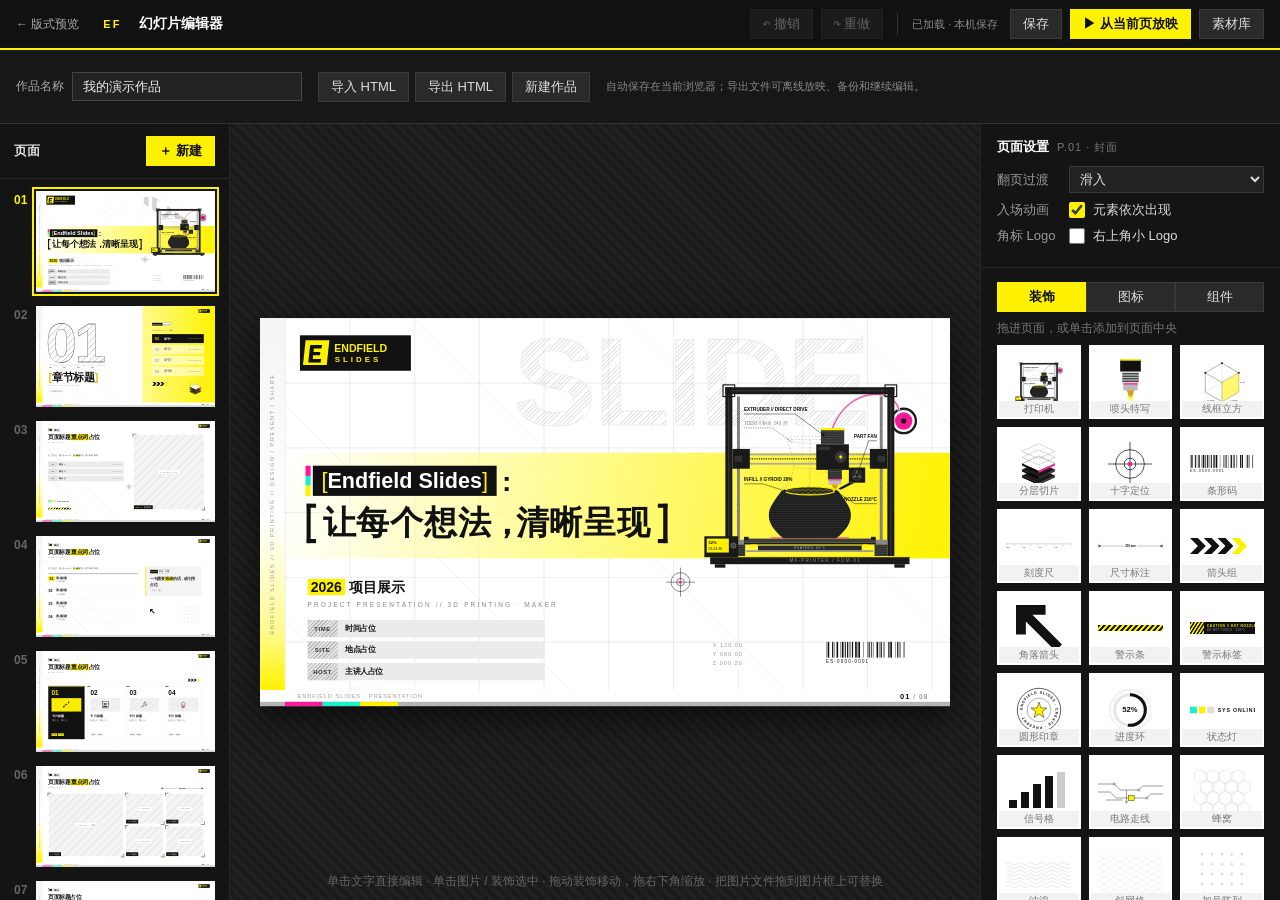
<file: index.html>
<!DOCTYPE html>
<html lang="zh-CN">
<head>
<meta charset="UTF-8">
<meta name="viewport" content="width=device-width,initial-scale=1">
<meta name="robots" content="noindex,follow">
<title>Endfield Slides · 幻灯片编辑器</title>
<link rel="stylesheet" href="css/theme.css">
<link rel="stylesheet" href="css/editor.css">
<link rel="stylesheet" href="css/online.css">
</head>
<body data-mode="editor">
<header class="ed-top">
  <div class="ed-brand"><a href="template.html" title="预览版式">← 版式预览</a><span class="chip">EF</span><b>幻灯片编辑器</b></div>
  <div class="ed-actions">
    <button id="undo" title="撤销 Ctrl+Z">↶ 撤销</button>
    <button id="redo" title="重做 Ctrl+Y">↷ 重做</button>
    <span class="ed-sep"></span>
    <span id="status" class="ed-status">加载中…</span>
    <button id="save" title="Ctrl+S">保存</button>
    <button id="present" class="ed-primary">▶ 从当前页放映</button>
    <a href="assets.html" target="_blank" rel="noopener">素材库</a>
  </div>
</header>

<div class="ed-project"><label>作品名称 <input id="projectName" aria-label="作品名称" maxlength="80" value="我的演示作品"></label><div class="ed-project-actions"><button id="importDeck">导入 HTML</button><button id="exportDeck">导出 HTML</button><button id="newDeck">新建作品</button></div><small>自动保存在当前浏览器；导出文件可离线放映、备份和继续编辑。</small><div class="ed-mobile-tabs"><button data-panel="pages">页面</button><button data-panel="canvas">画布</button><button data-panel="assets">设置与素材</button></div></div>
<div id="warn" class="ed-warn" hidden role="alert"></div>

<div class="ed-body">
  <aside class="ed-pages">
    <div class="ed-pages-head">
      <span>页面</span>
      <button id="addPage" class="ed-primary">＋ 新建</button>
    </div>
    <ol id="thumbs"></ol>
  </aside>

  <main class="ed-stage" id="stageArea">
    <div id="stageWrap"><div id="stage"></div></div>
    <div class="ed-tip">单击文字直接编辑 · 单击图片 / 装饰选中 · 拖动装饰移动，拖右下角缩放 · 把图片文件拖到图片框上可替换</div>
  </main>

  <aside class="ed-panel">
    <section id="selPanel" class="ed-box" hidden></section>
    <section id="pagePanel" class="ed-box"></section>
    <section class="ed-box ed-lib">
      <div class="ed-tabs">
        <button data-tab="deco" class="on">装饰</button>
        <button data-tab="icons">图标</button>
        <button data-tab="comp">组件</button>
      </div>
      <p class="ed-hint">拖进页面，或单击添加到页面中央</p>
      <div id="lib" class="ed-libgrid"></div>
    </section>
  </aside>
</div>

<div id="layoutMenu" class="ed-pop" hidden>
  <div class="ed-pop-head">选择版式 <button id="closeMenu">✕</button></div>
  <div id="layoutList" class="ed-layouts"></div>
</div>

<input type="file" id="fileInput" accept="image/*" hidden>
<script src="js/slides.js"></script>
<input type="file" id="deckInput" accept=".html,text/html" hidden>
<script src="js/online.js"></script>
<script src="js/editor.js"></script>
</body>
</html>
</file>
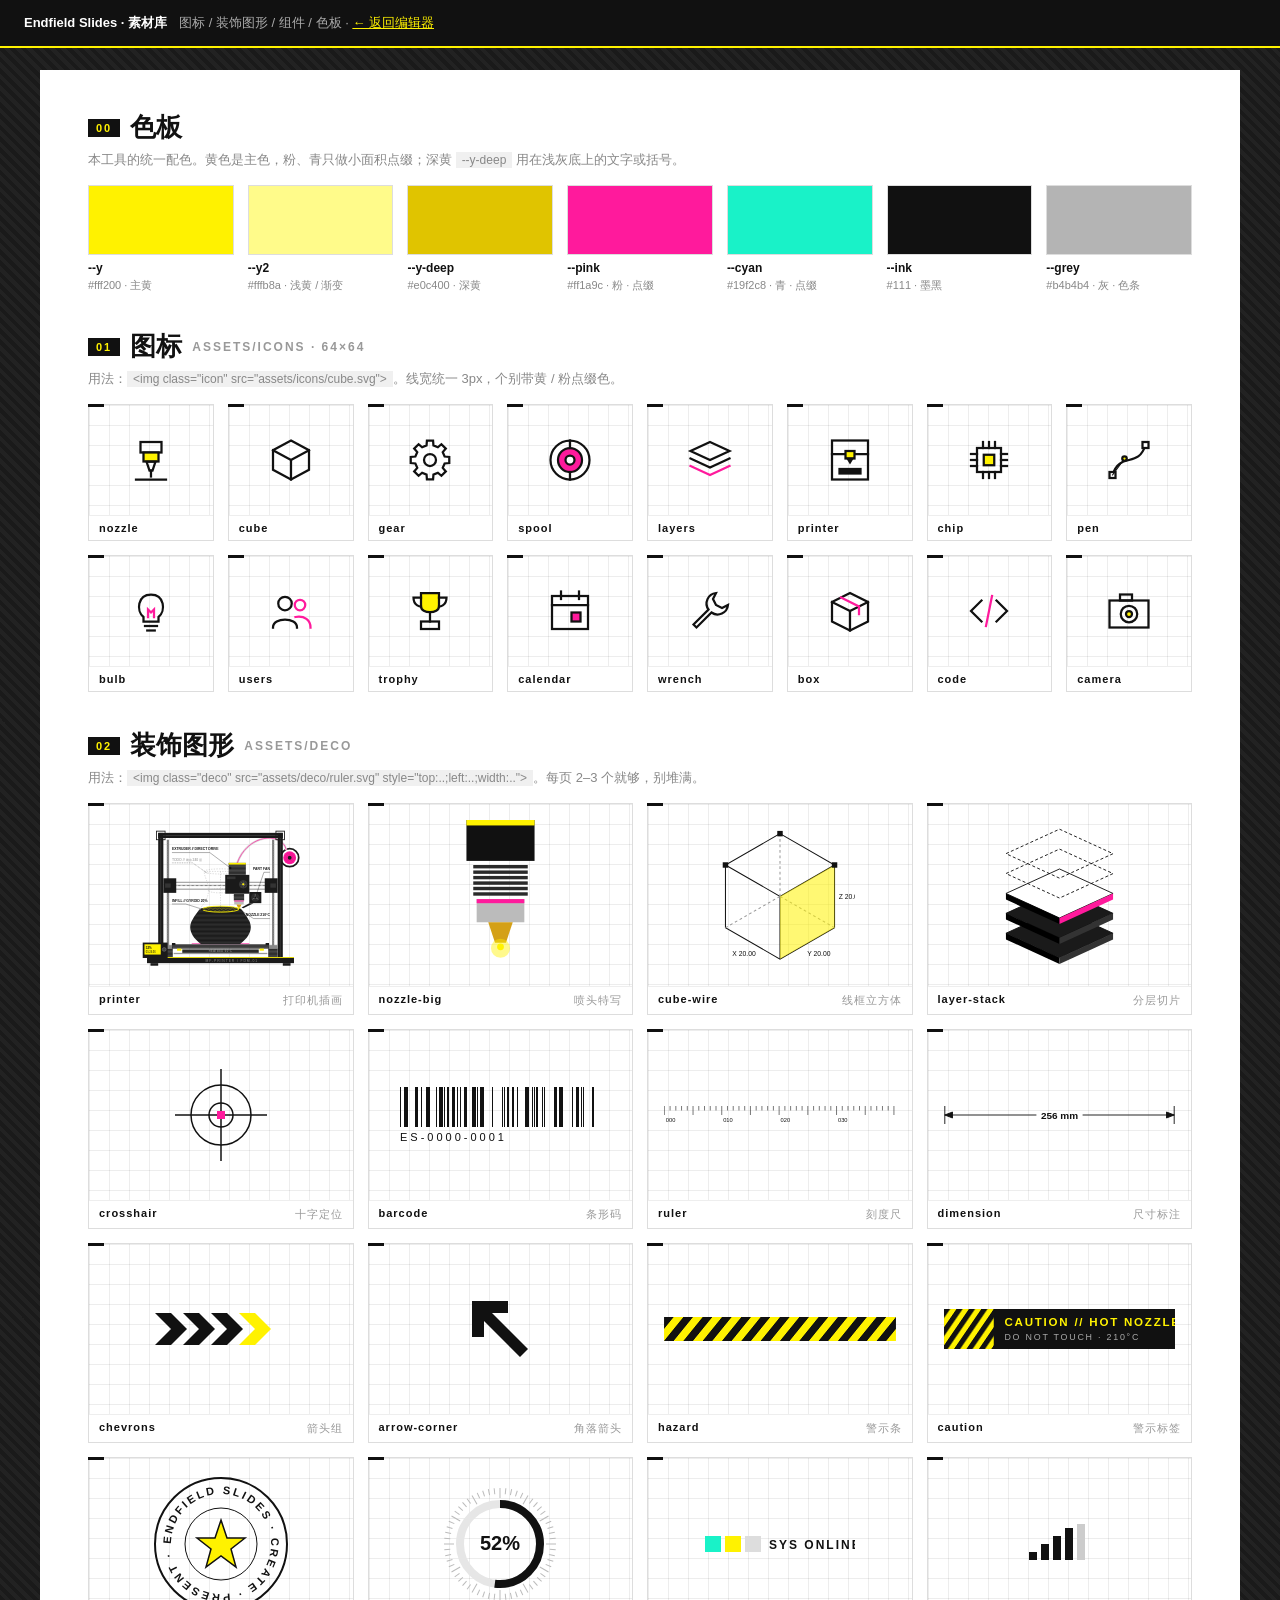
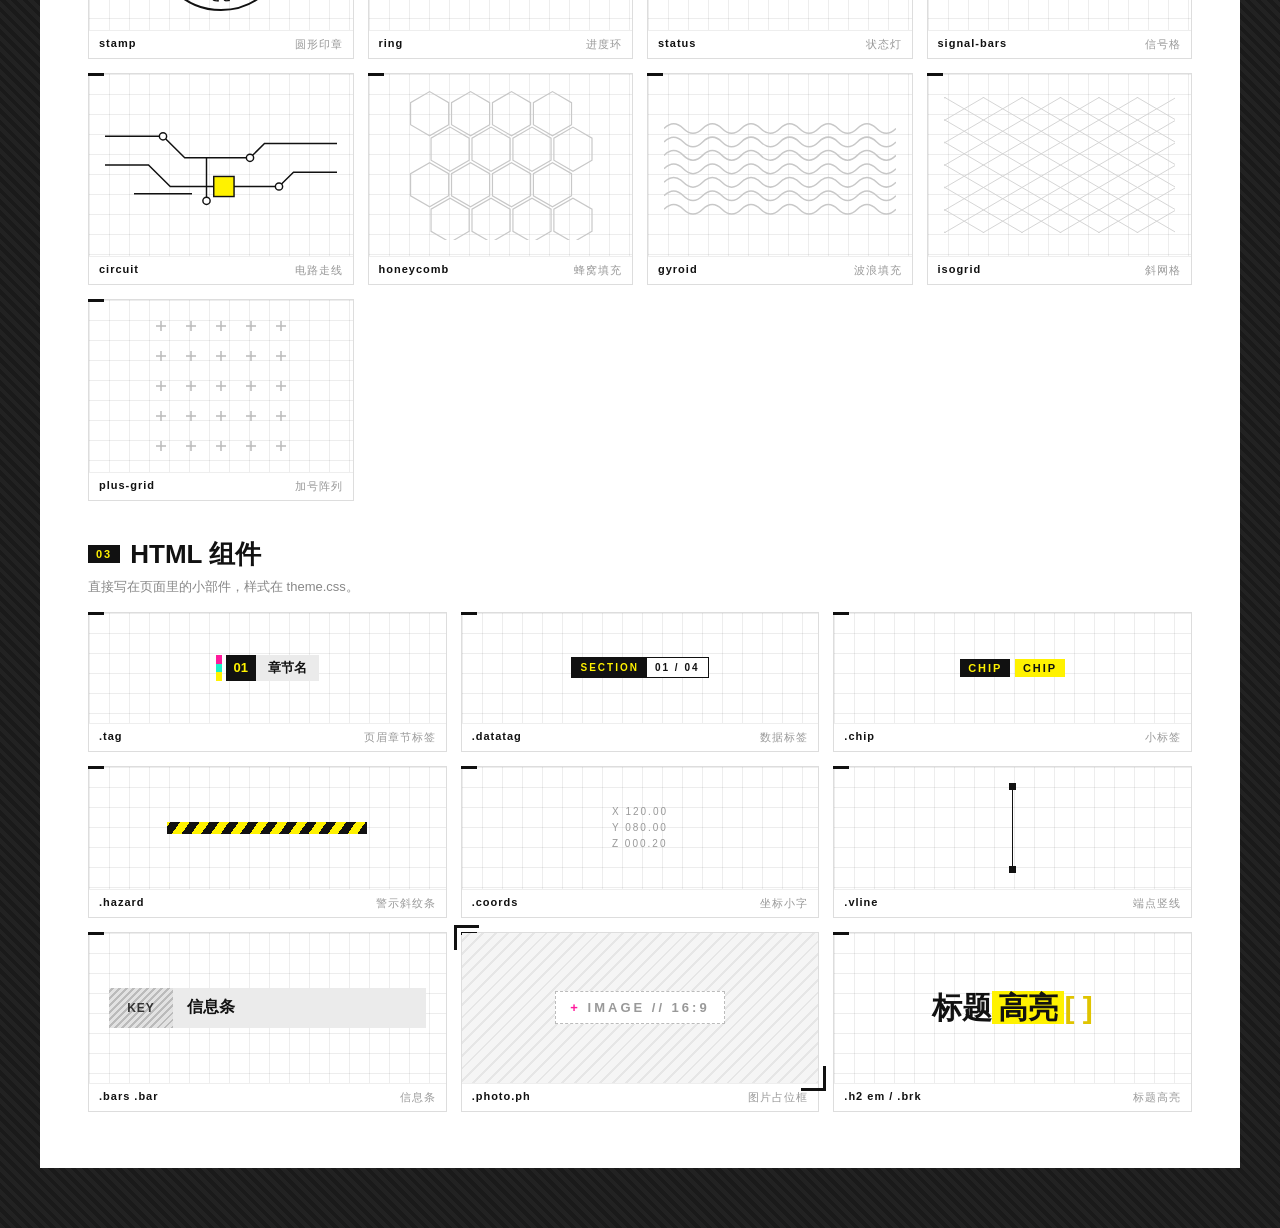
<file: assets.html>
<!DOCTYPE html>
<html lang="zh-CN">
<head>
<meta charset="UTF-8">
<meta name="viewport" content="width=device-width,initial-scale=1">
<meta name="robots" content="noindex,follow">
<title>Endfield Slides · 素材库</title>
<link rel="stylesheet" href="css/theme.css">
<style>
  body { display: block; padding: 70px 40px 60px; }
  .lib { max-width: 1280px; margin: 0 auto; background: #fff; padding: 40px 48px 56px; position: relative; }
  .lib h2 { font-size: 26px; font-weight: 900; margin: 36px 0 6px; display: flex; align-items: center; gap: 10px; }
  .lib h2:first-of-type { margin-top: 0; }
  .lib .hint { font-size: 13px; color: #888; margin-bottom: 16px; }
  .lib code { font: 12px var(--en); background: #f0f0f0; padding: 1px 6px; }
  .tiles { display: grid; gap: 14px; }
  .tiles.icons { grid-template-columns: repeat(8, 1fr); }
  .tiles.decos { grid-template-columns: repeat(4, 1fr); }
  .tiles.comp { grid-template-columns: repeat(3, 1fr); }
  .tile { border: 1px solid #ddd; position: relative; display: flex; flex-direction: column; }
  .tile::before { content: ""; position: absolute; left: -1px; top: -1px; width: 16px; height: 3px; background: var(--ink); }
  .tile .view {
    flex: 1; min-height: 110px; display: flex; align-items: center; justify-content: center; padding: 16px;
    background: linear-gradient(var(--line) 1px, transparent 1px) 0 0 / 20px 20px, linear-gradient(90deg, var(--line) 1px, transparent 1px) 0 0 / 20px 20px;
    position: relative;
  }
  .tiles.decos .view { min-height: 170px; }
  .tile .view img { max-width: 100%; max-height: 150px; }
  .tiles.icons .view img { width: 48px; height: 48px; }
  .tile .cap { font: 700 11px var(--en); letter-spacing: 1px; padding: 6px 10px; border-top: 1px solid #eee; display: flex; justify-content: space-between; }
  .tile .cap span { color: #999; font-weight: 400; }
  .tile .view > .hazard, .tile .view > .datatag, .tile .view > .coords, .tile .view > .vline { position: relative; }
  .swatches { display: flex; gap: 14px; }
  .sw { width: 150px; }
  .sw i { display: block; height: 70px; border: 1px solid #ddd; }
  .sw b { display: block; font: 700 12px var(--en); margin-top: 6px; }
  .sw span { font: 11px var(--en); color: #888; }
</style>
</head>
<body>
<div class="toolbar">
  <span><b>Endfield Slides · 素材库</b>图标 / 装饰图形 / 组件 / 色板 · <a href="index.html" style="color:var(--y)">← 返回编辑器</a></span>
</div>

<div class="lib">
  <h2><span class="chip">00</span>色板</h2>
  <p class="hint">本工具的统一配色。黄色是主色，粉、青只做小面积点缀；深黄 <code>--y-deep</code> 用在浅灰底上的文字或括号。</p>
  <div class="swatches" id="sw"></div>

  <h2><span class="chip">01</span>图标 <small class="en" style="font-size:12px;color:#999;letter-spacing:2px">ASSETS/ICONS · 64×64</small></h2>
  <p class="hint">用法：<code>&lt;img class="icon" src="assets/icons/cube.svg"&gt;</code>。线宽统一 3px，个别带黄 / 粉点缀色。</p>
  <div class="tiles icons" id="icons"></div>

  <h2><span class="chip">02</span>装饰图形 <small class="en" style="font-size:12px;color:#999;letter-spacing:2px">ASSETS/DECO</small></h2>
  <p class="hint">用法：<code>&lt;img class="deco" src="assets/deco/ruler.svg" style="top:..;left:..;width:.."&gt;</code>。每页 2–3 个就够，别堆满。</p>
  <div class="tiles decos" id="deco"></div>

  <h2><span class="chip">03</span>HTML 组件</h2>
  <p class="hint">直接写在页面里的小部件，样式在 theme.css。</p>
  <div class="tiles comp">
    <div class="tile"><div class="view"><div class="tag"><span class="marks"><i></i><i></i><i></i></span><span class="no">01</span><span class="name">章节名</span></div></div><div class="cap">.tag<span>页眉章节标签</span></div></div>
    <div class="tile"><div class="view"><div class="datatag"><b>SECTION</b><span>01 / 04</span></div></div><div class="cap">.datatag<span>数据标签</span></div></div>
    <div class="tile"><div class="view"><span class="chip">CHIP</span>&nbsp;<span class="chip" style="background:var(--y);color:var(--ink)">CHIP</span></div><div class="cap">.chip<span>小标签</span></div></div>
    <div class="tile"><div class="view"><div class="hazard" style="width:200px"></div></div><div class="cap">.hazard<span>警示斜纹条</span></div></div>
    <div class="tile"><div class="view"><div class="coords">X 120.00
Y 080.00
Z 000.20</div></div><div class="cap">.coords<span>坐标小字</span></div></div>
    <div class="tile"><div class="view"><div class="vline" style="height:90px"></div></div><div class="cap">.vline<span>端点竖线</span></div></div>
    <div class="tile"><div class="view" style="padding:16px 20px"><div class="bars" style="width:100%"><div class="bar" style="margin:0"><span class="k">KEY</span>信息条</div></div></div><div class="cap">.bars .bar<span>信息条</span></div></div>
    <div class="tile"><div class="view" style="padding:0"><figure class="photo ph" style="position:relative;width:100%;height:150px"><span>IMAGE // 16:9</span></figure></div><div class="cap">.photo.ph<span>图片占位框</span></div></div>
    <div class="tile"><div class="view"><div class="h2" style="margin:0;font-size:30px">标题<em>高亮</em><span class="brk">[ ]</span></div></div><div class="cap">.h2 em / .brk<span>标题高亮</span></div></div>
  </div>
</div>

<script src="js/library.js"></script>
</body>
</html>
</file>
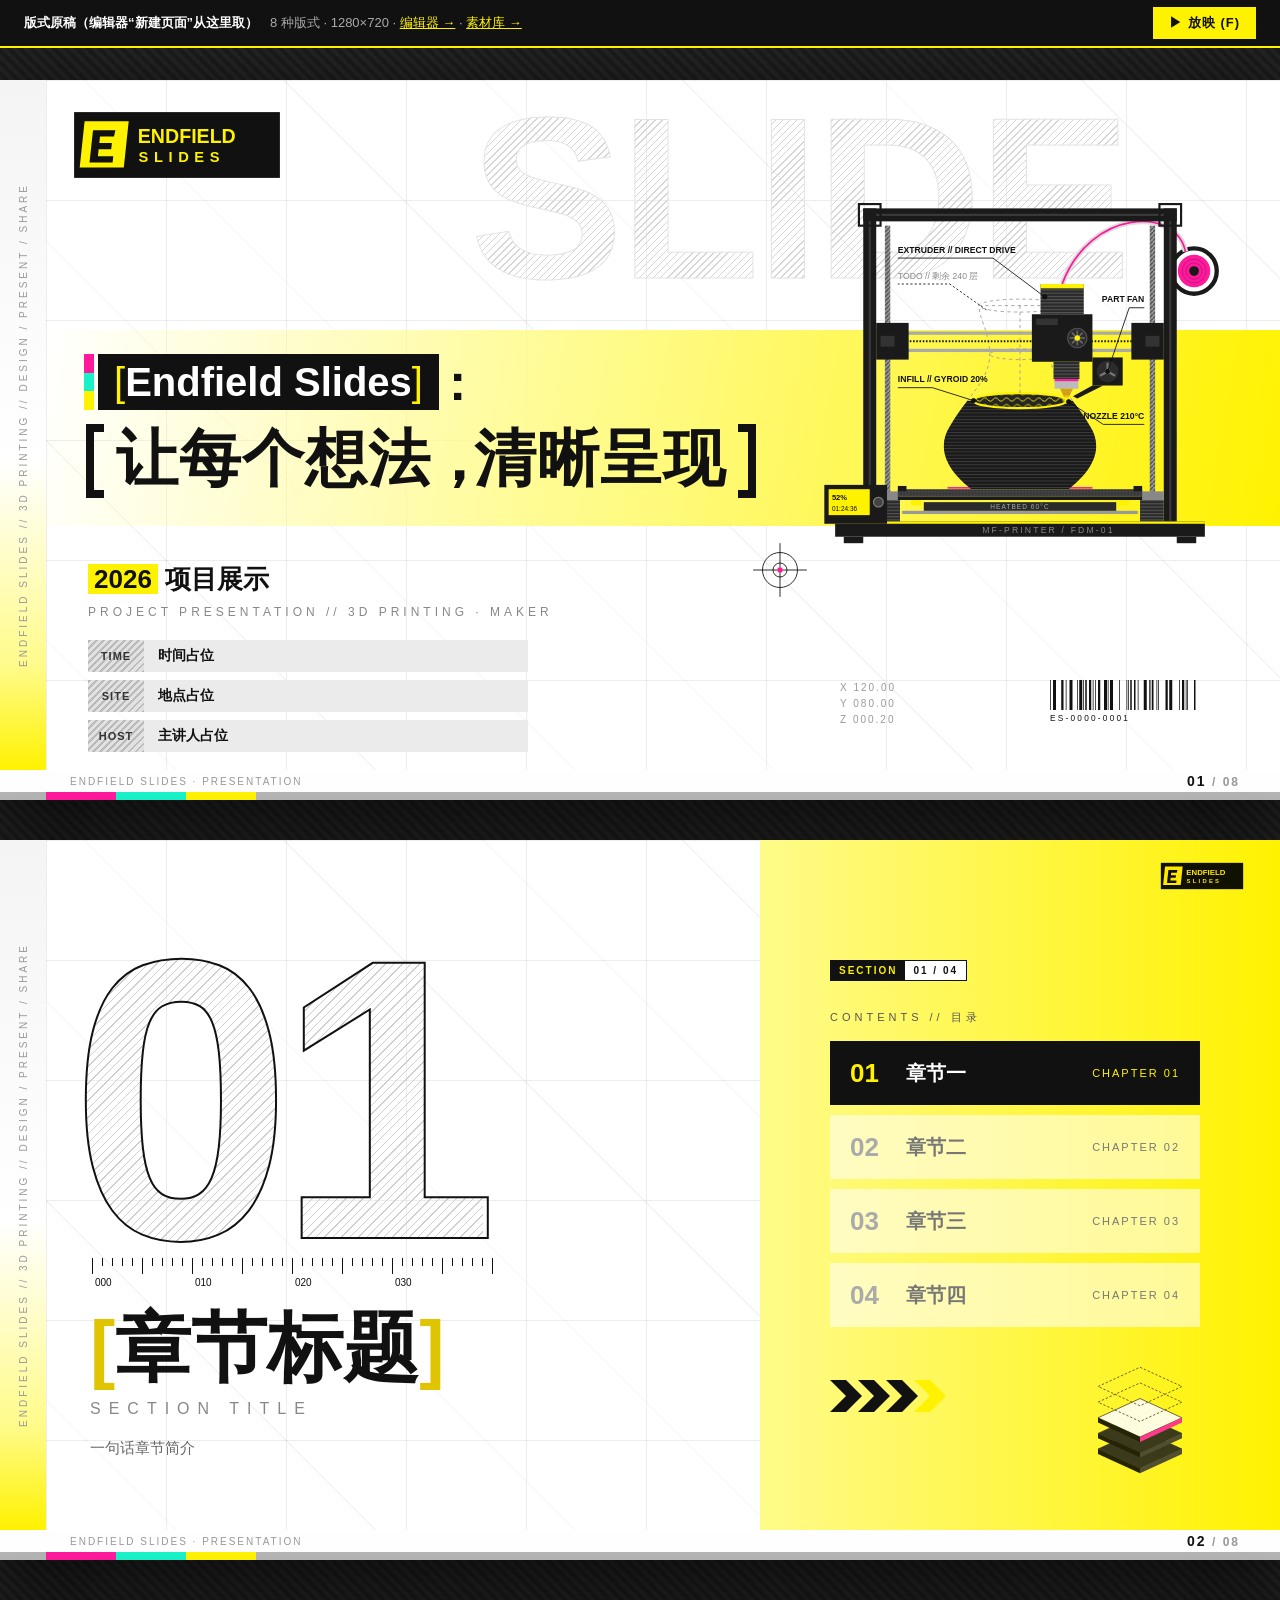
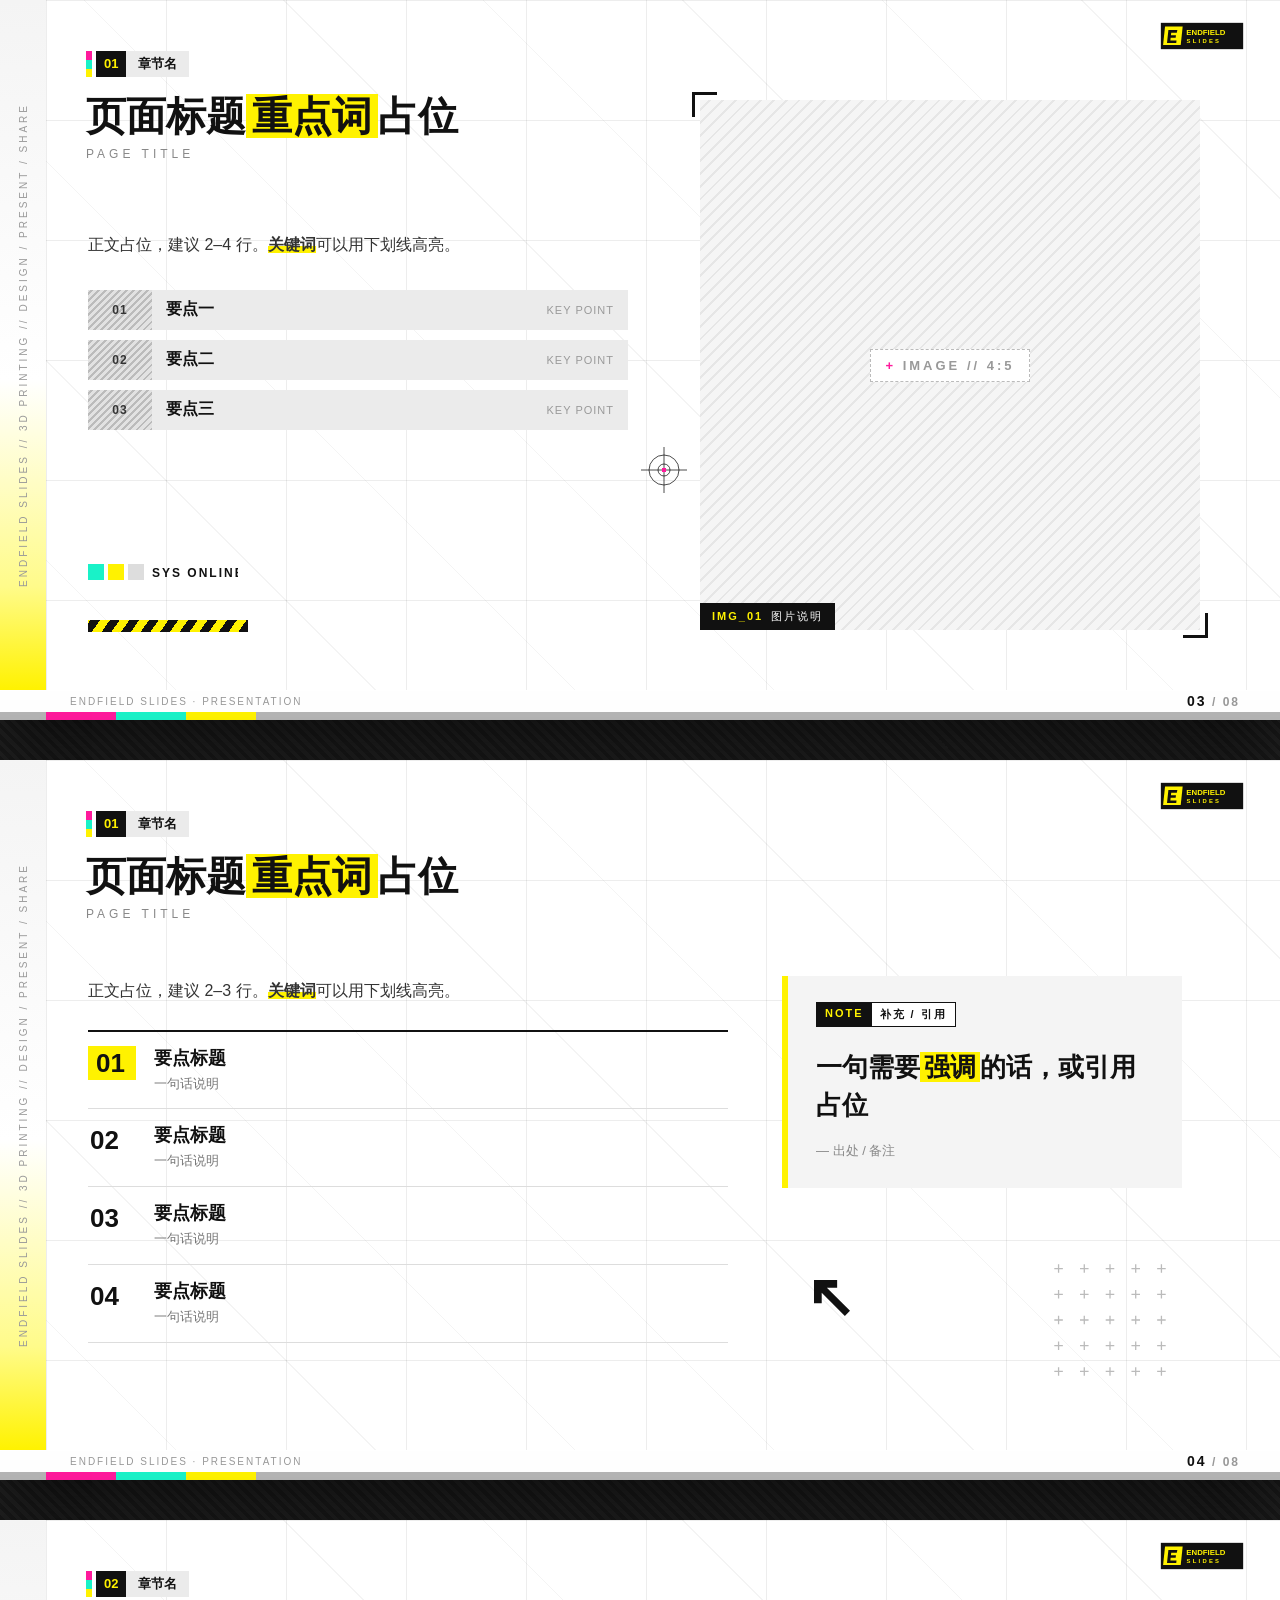
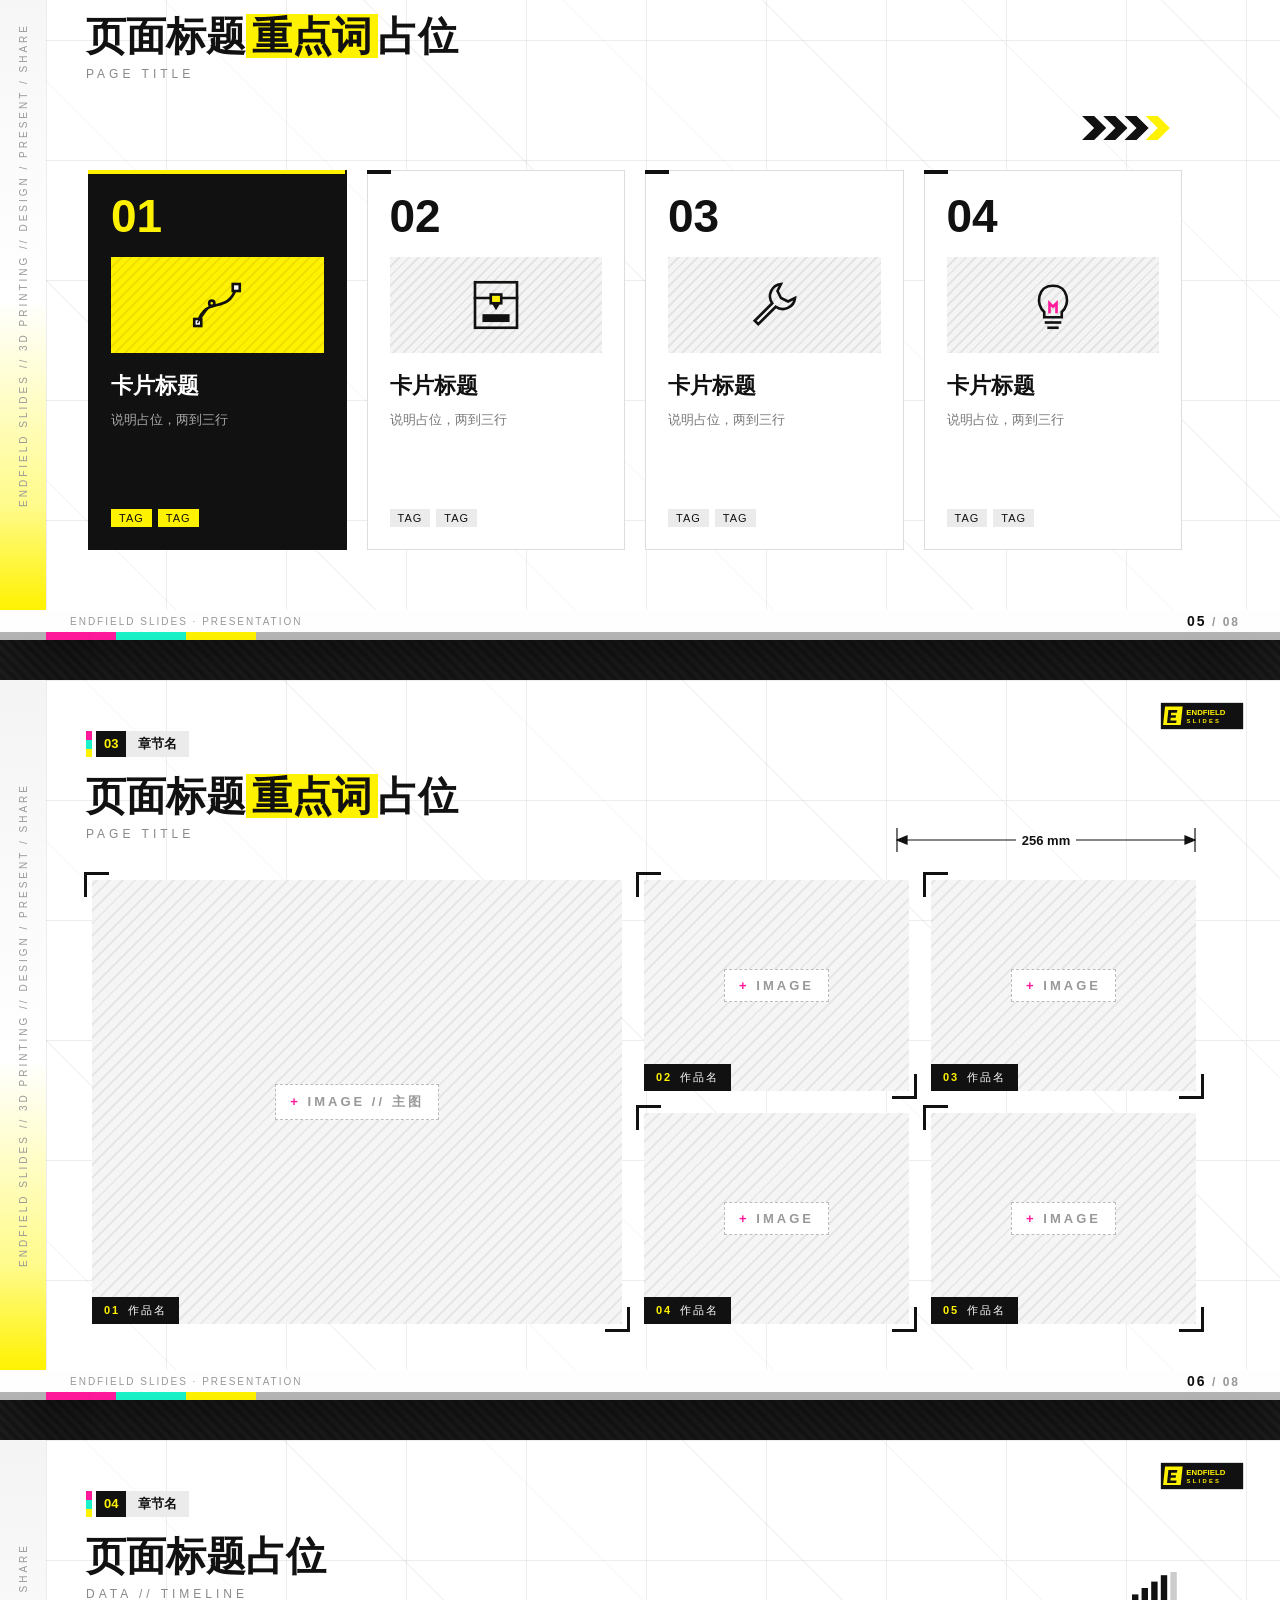
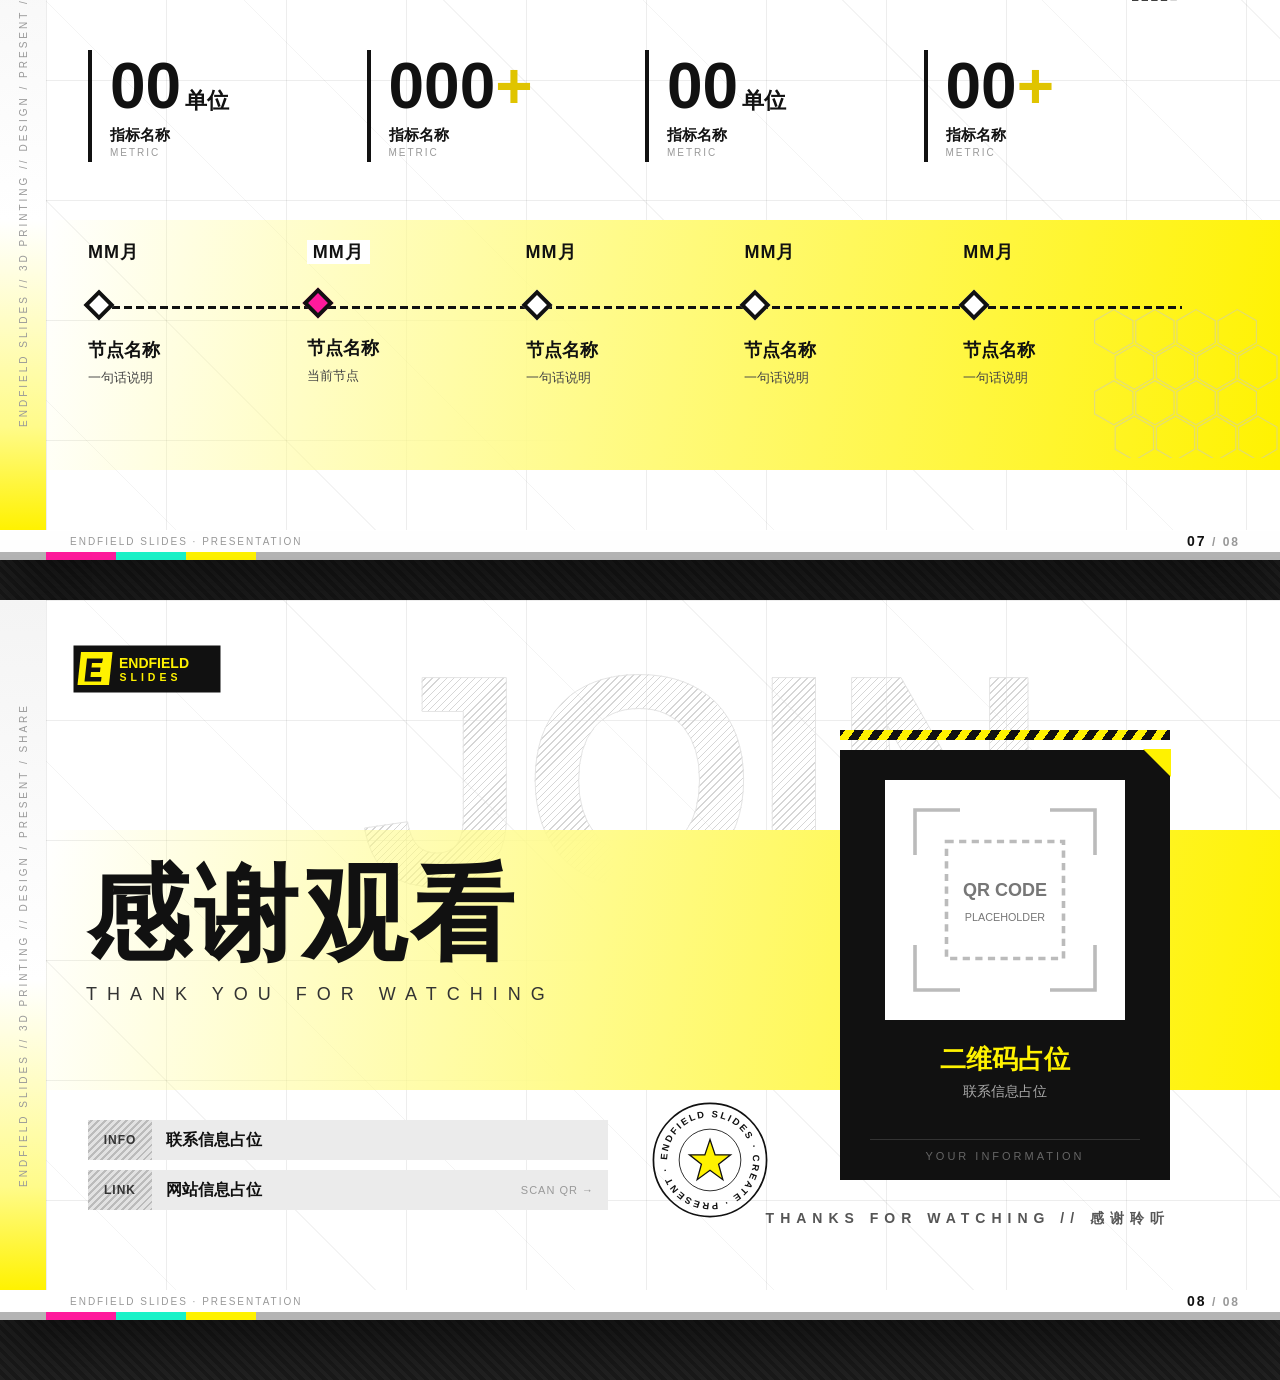
<file: layouts.html>
<!DOCTYPE html>
<html lang="zh-CN">
<head>
<meta charset="UTF-8">
<meta name="viewport" content="width=device-width,initial-scale=1">
<meta name="robots" content="noindex,follow">
<title>Endfield Slides · 版式预览</title>
<link rel="stylesheet" href="css/theme.css">
<link rel="stylesheet" href="css/anim.css">
</head>
<body>

<div class="toolbar">
  <span><b>版式原稿（编辑器“新建页面”从这里取）</b>8 种版式 · 1280×720 · <a href="index.html" style="color:var(--y)">编辑器 →</a> · <a href="assets.html" style="color:var(--y)">素材库 →</a></span>
  <button id="play">▶ 放映 (F)</button>
</div>

<!-- SLIDES:BEGIN -->

<section class="slide cover no-logo">
  <div class="ghost">SLIDE</div>
  <img class="logo" src="img/logo.svg" alt="演示标志">
  <div class="band"></div>
  <img class="deco" src="assets/deco/printer.svg" style="top:96px;right:60px;width:400px" alt="">
  <img class="deco" src="assets/deco/crosshair.svg" style="top:462px;left:752px;width:56px" alt="">
  <img class="deco" src="assets/deco/barcode.svg" style="top:600px;right:80px;width:150px" alt="">
  <div class="coords" style="top:600px;left:840px">X 120.00
Y 080.00
Z 000.20</div>

  <div class="t1">
    <div class="marks"><i style="background:var(--pink)"></i><i style="background:var(--cyan)"></i><i style="background:var(--y)"></i></div>
    <div class="box"><b>[</b>Endfield Slides<b>]</b></div>
    <div class="colon">:</div>
  </div>
  <div class="t2">
    <div class="br l"></div>
    <span class="txt">让每个想法<i class="comma">，</i>清晰呈现</span>
    <div class="br r"></div>
  </div>

  <div class="sub">
    <div class="cn"><em>2026</em> 项目展示</div>
    <div class="en-sub">PROJECT PRESENTATION // 3D PRINTING · MAKER</div>
  </div>
  <div class="bars">
    <div class="bar"><span class="k">TIME</span><span class="v">时间占位</span></div>
    <div class="bar"><span class="k">SITE</span><span class="v">地点占位</span></div>
    <div class="bar"><span class="k">HOST</span><span class="v">主讲人占位</span></div>
  </div>
</section>


<section class="slide section">
  <div class="band"></div>
  <div class="num">01</div>
  <img class="deco" src="assets/deco/ruler.svg" style="top:418px;left:92px;width:404px" alt="">
  <div class="title">
    <h1><i class="brk">[</i>章节标题<i class="brk">]</i></h1>
    <div class="en-sub">SECTION TITLE</div>
    <p class="p">一句话章节简介</p>
  </div>
  <div class="datatag" style="top:120px;left:830px"><b>SECTION</b><span>01 / 04</span></div>
  <div class="toc">
    <div class="h">CONTENTS // 目录</div>
    <ol>
      <li class="on"><span class="n">01</span><span class="v">章节一</span><small>CHAPTER 01</small></li>
      <li><span class="n">02</span><span class="v">章节二</span><small>CHAPTER 02</small></li>
      <li><span class="n">03</span><span class="v">章节三</span><small>CHAPTER 03</small></li>
      <li><span class="n">04</span><span class="v">章节四</span><small>CHAPTER 04</small></li>
    </ol>
  </div>
  <img class="deco" src="assets/deco/chevrons.svg" style="top:540px;left:830px;width:132px" alt="">
  <img class="deco" src="assets/deco/layer-stack.svg" style="top:520px;right:80px;width:120px;opacity:.85" alt="">
</section>


<section class="slide content">
  <div class="head">
    <div class="tag"><span class="marks"><i></i><i></i><i></i></span><span class="no">01</span><span class="name">章节名</span></div>
    <div class="h2">页面标题<em>重点词</em>占位</div>
    <div class="en-sub">PAGE TITLE</div>
  </div>
  <div class="text">
    <p class="p">正文占位，建议 2–4 行。<b>关键词</b>可以用下划线高亮。</p>
    <div class="bars">
      <div class="bar"><span class="k">01</span><span class="v">要点一</span><small>KEY POINT</small></div>
      <div class="bar"><span class="k">02</span><span class="v">要点二</span><small>KEY POINT</small></div>
      <div class="bar"><span class="k">03</span><span class="v">要点三</span><small>KEY POINT</small></div>
    </div>
  </div>
  <img class="deco" src="assets/deco/status.svg" style="top:560px;left:88px;width:150px" alt="">
  <div class="hazard" style="top:620px;left:88px;width:160px"></div>
  <figure class="photo ph"><span>IMAGE // 4:5</span><figcaption><b>IMG_01</b>图片说明</figcaption></figure>
  <img class="deco" src="assets/deco/crosshair.svg" style="top:446px;left:640px;width:48px" alt="">
</section>


<section class="slide text">
  <div class="head">
    <div class="tag"><span class="marks"><i></i><i></i><i></i></span><span class="no">01</span><span class="name">章节名</span></div>
    <div class="h2">页面标题<em>重点词</em>占位</div>
    <div class="en-sub">PAGE TITLE</div>
  </div>
  <div class="body">
    <p class="p">正文占位，建议 2–3 行。<b>关键词</b>可以用下划线高亮。</p>
    <ol class="list">
      <li class="on"><span class="n">01</span><div><div class="ti">要点标题</div><div class="d">一句话说明</div></div></li>
      <li><span class="n">02</span><div><div class="ti">要点标题</div><div class="d">一句话说明</div></div></li>
      <li><span class="n">03</span><div><div class="ti">要点标题</div><div class="d">一句话说明</div></div></li>
      <li><span class="n">04</span><div><div class="ti">要点标题</div><div class="d">一句话说明</div></div></li>
    </ol>
  </div>
  <aside class="note">
    <div class="h"><b>NOTE</b><span>补充 / 引用</span></div>
    <p class="q">一句需要<em>强调</em>的话，或引用占位</p>
    <p class="src">— 出处 / 备注</p>
  </aside>
  <img class="deco" src="assets/deco/plus-grid.svg" style="top:500px;right:110px;width:120px" alt="">
  <img class="deco" src="assets/deco/arrow-corner.svg" style="top:520px;right:430px;width:36px" alt="">
</section>


<section class="slide cards-page">
  <div class="head">
    <div class="tag"><span class="marks"><i></i><i></i><i></i></span><span class="no">02</span><span class="name">章节名</span></div>
    <div class="h2">页面标题<em>重点词</em>占位</div>
    <div class="en-sub">PAGE TITLE</div>
  </div>
  <img class="deco" src="assets/deco/chevrons.svg" style="top:196px;right:98px;width:100px" alt="">
  <div class="row">
    <div class="card hot">
      <div class="n">01</div>
      <div class="ico"><img class="icon" src="assets/icons/pen.svg" alt=""></div>
      <div class="ti">卡片标题</div>
      <div class="d">说明占位，两到三行</div>
      <div class="chips"><span>TAG</span><span>TAG</span></div>
    </div>
    <div class="card">
      <div class="n">02</div>
      <div class="ico"><img class="icon" src="assets/icons/printer.svg" alt=""></div>
      <div class="ti">卡片标题</div>
      <div class="d">说明占位，两到三行</div>
      <div class="chips"><span>TAG</span><span>TAG</span></div>
    </div>
    <div class="card">
      <div class="n">03</div>
      <div class="ico"><img class="icon" src="assets/icons/wrench.svg" alt=""></div>
      <div class="ti">卡片标题</div>
      <div class="d">说明占位，两到三行</div>
      <div class="chips"><span>TAG</span><span>TAG</span></div>
    </div>
    <div class="card">
      <div class="n">04</div>
      <div class="ico"><img class="icon" src="assets/icons/bulb.svg" alt=""></div>
      <div class="ti">卡片标题</div>
      <div class="d">说明占位，两到三行</div>
      <div class="chips"><span>TAG</span><span>TAG</span></div>
    </div>
  </div>
</section>


<section class="slide gallery">
  <div class="head">
    <div class="tag"><span class="marks"><i></i><i></i><i></i></span><span class="no">03</span><span class="name">章节名</span></div>
    <div class="h2">页面标题<em>重点词</em>占位</div>
    <div class="en-sub">PAGE TITLE</div>
  </div>
  <img class="deco" src="assets/deco/dimension.svg" style="top:140px;right:84px;width:300px" alt="">
  <div class="grid">
    <figure class="photo ph"><span>IMAGE // 主图</span><figcaption><b>01</b>作品名</figcaption></figure>
    <figure class="photo ph"><span>IMAGE</span><figcaption><b>02</b>作品名</figcaption></figure>
    <figure class="photo ph"><span>IMAGE</span><figcaption><b>03</b>作品名</figcaption></figure>
    <figure class="photo ph"><span>IMAGE</span><figcaption><b>04</b>作品名</figcaption></figure>
    <figure class="photo ph"><span>IMAGE</span><figcaption><b>05</b>作品名</figcaption></figure>
  </div>
</section>


<section class="slide data">
  <div class="head">
    <div class="tag"><span class="marks"><i></i><i></i><i></i></span><span class="no">04</span><span class="name">章节名</span></div>
    <div class="h2">页面标题占位</div>
    <div class="en-sub">DATA // TIMELINE</div>
  </div>
  <img class="deco" src="assets/deco/signal-bars.svg" style="top:132px;right:100px;width:48px" alt="">
  <div class="stats">
    <div class="stat"><div class="v">00<small>单位</small></div><div class="l">指标名称</div><div class="e">METRIC</div></div>
    <div class="stat"><div class="v">000<em>+</em></div><div class="l">指标名称</div><div class="e">METRIC</div></div>
    <div class="stat"><div class="v">00<small>单位</small></div><div class="l">指标名称</div><div class="e">METRIC</div></div>
    <div class="stat"><div class="v">00<em>+</em></div><div class="l">指标名称</div><div class="e">METRIC</div></div>
  </div>
  <div class="band"></div>
  <img class="deco" src="assets/deco/honeycomb.svg" style="top:468px;right:0;width:190px;opacity:.5" alt="">
  <div class="tl">
    <ol>
      <li><div class="date">MM月</div><div class="dot"></div><div class="ti">节点名称</div><div class="d">一句话说明</div></li>
      <li class="on"><div class="date">MM月</div><div class="dot"></div><div class="ti">节点名称</div><div class="d">当前节点</div></li>
      <li><div class="date">MM月</div><div class="dot"></div><div class="ti">节点名称</div><div class="d">一句话说明</div></li>
      <li><div class="date">MM月</div><div class="dot"></div><div class="ti">节点名称</div><div class="d">一句话说明</div></li>
      <li><div class="date">MM月</div><div class="dot"></div><div class="ti">节点名称</div><div class="d">一句话说明</div></li>
    </ol>
  </div>
</section>


<section class="slide ending no-logo">
  <div class="ghost">JOIN</div>
  <img class="logo" src="img/logo.svg" alt="演示标志">
  <div class="band"></div>
  <div class="big">
    <h1>感谢观看</h1>
    <div class="en-sub">THANK YOU FOR WATCHING</div>
  </div>
  <div class="bars">
    <div class="bar"><span class="k">INFO</span><span class="v">联系信息占位</span></div>
    <div class="bar"><span class="k">LINK</span><span class="v">网站信息占位</span><small>SCAN QR →</small></div>
  </div>
  <img class="deco" src="assets/deco/stamp.svg" style="top:500px;left:650px;width:120px" alt="">
  <div class="hazard" style="top:130px;right:110px;width:330px;height:10px"></div>
  <div class="qrbox">
    <img src="img/qr-placeholder.svg" alt="二维码">
    <b>二维码占位</b>
    <p>联系信息占位</p>
    <div class="foot">YOUR INFORMATION</div>
  </div>
  <div class="thanks">THANKS FOR WATCHING // 感谢聆听</div>
</section>
<!-- SLIDES:END -->

<script src="js/slides.js"></script>
</body>
</html>
</file>
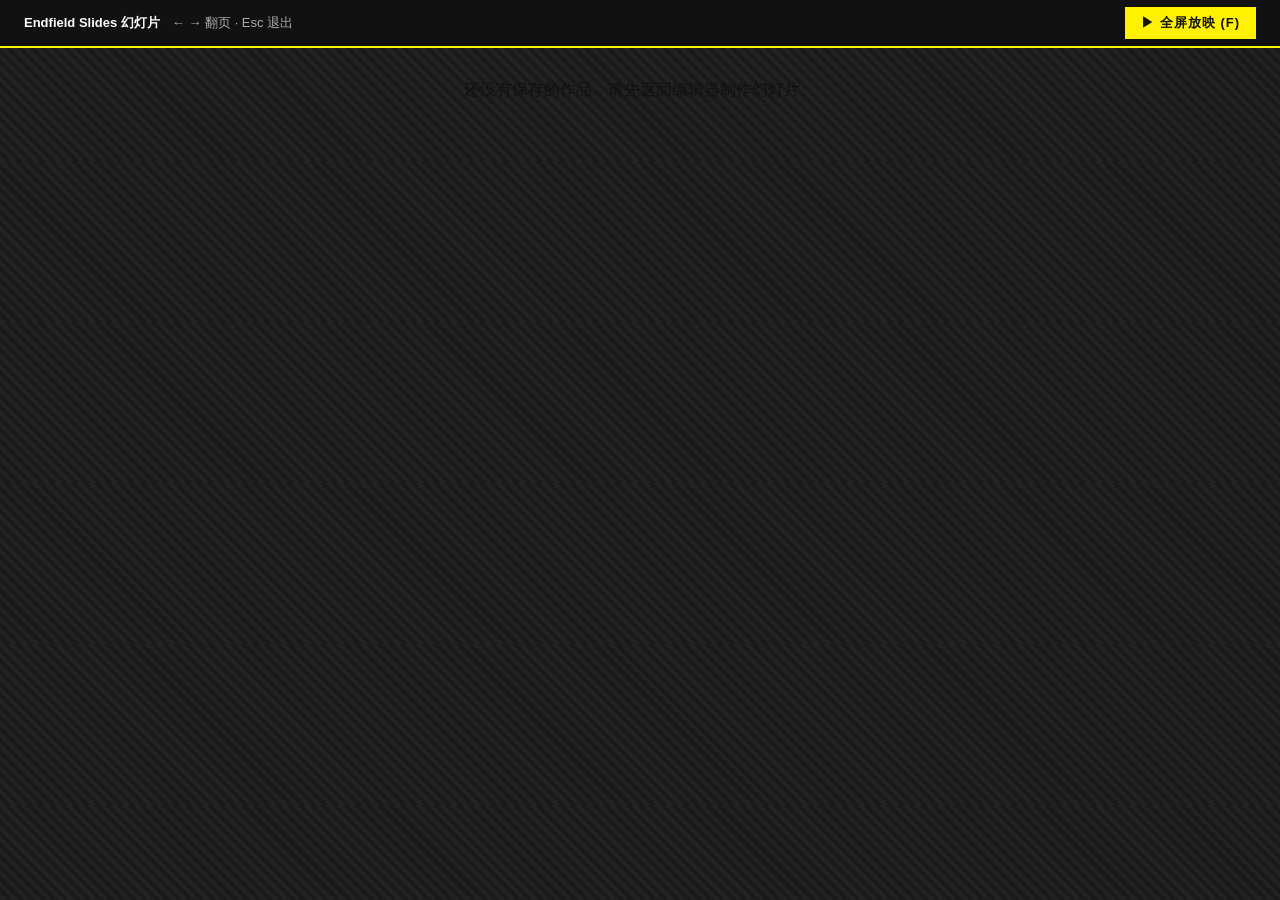
<file: present.html>
<!DOCTYPE html>
<html lang="zh-CN"><head><meta charset="UTF-8"><meta name="viewport" content="width=device-width,initial-scale=1"><meta name="robots" content="noindex,follow"><title>Endfield Slides · 幻灯片放映</title><link rel="stylesheet" href="css/theme.css"><link rel="stylesheet" href="css/anim.css"></head><body><div class="toolbar"><span><b id="projectTitle">Endfield Slides 幻灯片</b>← → 翻页 · Esc 退出</span><button id="play">▶ 全屏放映 (F)</button></div><p id="loading" role="status">正在准备放映…</p><script src="js/online.js"></script><script src="js/present.js"></script></body></html>
</file>
<file: css/theme.css>
/* Endfield Slides 项目展示 · 幻灯片主题 */
:root {
  --y: #fff200;
  --y2: #fffb8a;
  --y-deep: #e0c400;
  --pink: #ff1a9c;
  --cyan: #19f2c8;
  --ink: #111;
  --grey: #b4b4b4;
  --line: rgba(0,0,0,.07);
  --en: Bahnschrift, "DIN Alternate", "Arial Narrow", sans-serif;
}
* { margin: 0; padding: 0; box-sizing: border-box; }
body {
  font-family: "Microsoft YaHei", "Noto Sans SC", sans-serif;
  color: var(--ink);
  background: #1c1c1c repeating-linear-gradient(45deg, #222 0 4px, #1a1a1a 4px 8px);
  display: flex; flex-direction: column; align-items: center; gap: 40px;
  padding: 80px 0 60px;
}
.en { font-family: var(--en); }
i.brk, i.comma { font-style: normal; }

/* ---------- 预览工具栏 / 放映模式 ---------- */
.toolbar {
  position: fixed; top: 0; left: 0; right: 0; z-index: 10; height: 48px;
  display: flex; align-items: center; justify-content: space-between; padding: 0 24px;
  background: #111; color: #aaa; font-size: 13px; border-bottom: 2px solid var(--y);
}
.toolbar b { color: #fff; margin-right: 12px; }
.toolbar button {
  background: var(--y); color: var(--ink); border: 0; font: 700 13px var(--en);
  padding: 7px 16px; cursor: pointer; letter-spacing: 1px;
}
body.present { background: #000; padding: 0; overflow: hidden; }
body.present .toolbar { display: none; }
body.present .slide {
  display: none; position: fixed; left: 50%; top: 50%; margin: 0; box-shadow: none;
  transform: translate(-50%, -50%) scale(var(--s, 1));
}
body.present .slide.on { display: block; }

/* ---------- 幻灯片底板（公共装饰由 slides.js 注入） ---------- */
.slide {
  position: relative; flex: none;
  width: 1280px; height: 720px;
  background: #fff; overflow: hidden;
  box-shadow: 0 20px 60px rgba(0,0,0,.6);
}
.s-grid {
  position: absolute; inset: 0 0 30px 46px;
  background:
    linear-gradient(var(--line) 1px, transparent 1px) 0 0 / 100% 120px,
    linear-gradient(90deg, var(--line) 1px, transparent 1px) 0 0 / 120px 100%,
    repeating-linear-gradient(-135deg, transparent 0 140px, rgba(0,0,0,.045) 140px 141px);
}
.s-rail {
  position: absolute; left: 0; top: 0; bottom: 30px; width: 46px;
  background: linear-gradient(to bottom, #f4f4f4 0%, #fff 55%, var(--y2) 85%, var(--y) 100%);
}
.s-rail span {
  position: absolute; left: 23px; top: 50%; white-space: nowrap;
  transform: translate(-50%, -50%) rotate(-90deg);
  font: 10px var(--en); letter-spacing: 3px; color: #999;
}
.s-bottom { position: absolute; left: 0; right: 0; bottom: 0; height: 30px; }
.s-bottom .strip { position: absolute; left: 0; right: 0; bottom: 0; height: 8px; background: var(--grey); display: flex; }
.s-bottom .strip i { width: 70px; }
.s-bottom .strip i:first-child { margin-left: 46px; }
.s-foot {
  position: absolute; left: 70px; bottom: 13px;
  font-size: 10px; letter-spacing: 2px; color: #999;
}
.s-page {
  position: absolute; right: 40px; bottom: 11px;
  font: 700 12px var(--en); letter-spacing: 2px; color: #999;
}
.s-page b { color: var(--ink); font-size: 14px; }
.s-logo { position: absolute; top: 22px; right: 36px; width: 84px; mix-blend-mode: multiply; }

/* ---------- 通用组件 ---------- */
.ghost {
  position: absolute; font: 900 220px/1 var(--en); letter-spacing: -4px;
  background: repeating-linear-gradient(-45deg, #d6d6d6 0 1px, transparent 1px 5px);
  -webkit-background-clip: text; background-clip: text; color: transparent;
  -webkit-text-stroke: 1px #e4e4e4; white-space: nowrap;
}
.band {
  position: absolute; left: 46px; right: 0;
  background: linear-gradient(100deg, rgba(255,255,255,0) 0%, var(--y2) 45%, var(--y) 100%);
}
.dots {
  position: absolute; width: 96px; height: 28px;
  background: radial-gradient(#c8c8c8 1.3px, transparent 1.6px) 0 0 / 10px 10px;
}

/* 页眉：章节标签 + 标题 */
.head { position: absolute; top: 46px; left: 86px; right: 160px; }
.tag { display: inline-flex; align-items: center; height: 26px; font-size: 13px; font-weight: 700; }
.tag .marks { display: flex; flex-direction: column; width: 6px; height: 26px; margin-right: 4px; }
.tag .marks i { flex: 1; }
.tag .marks i:nth-child(1) { background: var(--pink); }
.tag .marks i:nth-child(2) { background: var(--cyan); }
.tag .marks i:nth-child(3) { background: var(--y); }
.tag .no { background: var(--ink); color: var(--y); font-family: var(--en); padding: 0 8px; line-height: 26px; }
.tag .name { background: #ebebeb; padding: 0 12px; line-height: 26px; }
.h2 { margin-top: 16px; font-size: 40px; font-weight: 900; line-height: 1.15; }
.h2 em { font-style: normal; background: var(--y); padding: 0 6px; }
.h2 .brk { color: var(--y-deep); font-family: var(--en); }
.en-sub { margin-top: 8px; font: 12px var(--en); letter-spacing: 4px; color: #888; }

.p { font-size: 16px; line-height: 1.85; color: #333; }
.p b { background: linear-gradient(transparent 60%, var(--y) 60%); }

/* 信息条 */
.bars .bar {
  display: flex; align-items: center; height: 40px; margin-bottom: 10px;
  background: #ebebeb; font-size: 16px; font-weight: 700;
}
.bars .bar .k {
  width: 64px; height: 100%; margin-right: 14px; flex: none;
  background: repeating-linear-gradient(-45deg, #bbb 0 2px, #e2e2e2 2px 5px);
  display: flex; align-items: center; justify-content: center;
  font: 700 12px var(--en); color: #333; letter-spacing: 1px;
}
.bars .bar small { margin-left: auto; margin-right: 14px; font: 11px var(--en); color: #999; letter-spacing: 1px; }

/* 图片框：四角标记 + 标签 */
.photo { position: absolute; margin: 0; background: #ddd; }
.photo img { width: 100%; height: 100%; object-fit: cover; display: block; filter: saturate(.9); }
.photo::before, .photo::after {
  content: ""; position: absolute; width: 22px; height: 22px; border: 3px solid var(--ink);
}
.photo::before { left: -8px; top: -8px; border-right: 0; border-bottom: 0; }
.photo::after { right: -8px; bottom: -8px; border-left: 0; border-top: 0; }
.photo figcaption {
  position: absolute; left: 0; bottom: 0; background: var(--ink); color: #fff;
  font: 11px var(--en); letter-spacing: 2px; padding: 6px 12px;
}
.photo figcaption b { color: var(--y); margin-right: 8px; }

/* 图片占位框：<figure class="photo ph"><span>IMAGE // 4:3</span></figure> */
.photo.ph {
  display: flex; align-items: center; justify-content: center;
  background: repeating-linear-gradient(-45deg, #e6e6e6 0 2px, #f5f5f5 2px 9px);
}
.photo.ph > span {
  font: 700 13px var(--en); letter-spacing: 3px; color: #999;
  background: #fff; padding: 8px 14px; border: 1px dashed #bbb;
}
.photo.ph > span::before { content: "+ "; color: var(--pink); }

/* 装饰图形：<img class="deco" src="assets/deco/xxx.svg" style="top:..;left:..;width:.."> */
.deco { position: absolute; pointer-events: none; }
.icon { width: 48px; height: 48px; display: block; }


/* 小组件 */
.hazard {
  position: absolute; height: 12px;
  background: repeating-linear-gradient(-55deg, var(--ink) 0 8px, var(--y) 8px 16px);
}
.datatag {
  position: absolute; display: inline-flex; font: 700 10px var(--en); letter-spacing: 2px;
  border: 1px solid var(--ink); background: #fff;
}
.datatag b { background: var(--ink); color: var(--y); padding: 4px 8px; font-weight: 700; }
.datatag span { padding: 4px 8px; }
.coords { position: absolute; font: 10px/1.6 var(--en); letter-spacing: 2px; color: #999; white-space: pre; }
.chip {
  display: inline-block; font: 700 11px var(--en); letter-spacing: 2px;
  background: var(--ink); color: var(--y); padding: 3px 8px;
}
.vline { position: absolute; width: 1px; background: var(--ink); }
.vline::before, .vline::after { content: ""; position: absolute; left: -3px; width: 7px; height: 7px; background: var(--ink); }
.vline::before { top: 0; } .vline::after { bottom: 0; }

/* 卡片 */
.card { position: relative; background: #fff; border: 1px solid #ddd; padding: 22px; }
.card::before { content: ""; position: absolute; left: -1px; top: -1px; width: 24px; height: 4px; background: var(--ink); }

/* ================= 01 封面 ================= */
.cover .ghost { top: 4px; left: 470px; font-size: 230px; }
.cover .logo { position: absolute; top: 30px; left: 72px; width: 210px; mix-blend-mode: multiply; }
.cover .band { top: 250px; height: 196px; }
.cover .t1 { position: absolute; top: 272px; left: 84px; display: flex; align-items: center; }
.t1 .marks { display: flex; flex-direction: column; width: 10px; height: 56px; margin-right: 4px; }
.t1 .marks i { flex: 1; }
.t1 .box { background: var(--ink); color: #fff; font: 700 40px/48px var(--en); padding: 4px 16px; }
.t1 .box b { color: var(--y); font-weight: 400; }
.t1 .colon { font-size: 52px; font-weight: 900; margin-left: 10px; }
.t2 { position: absolute; display: flex; align-items: center; font-size: 62px; font-weight: 900; line-height: 1; letter-spacing: 1px; }
.t2 .br { width: 18px; height: 74px; border: 8px solid var(--ink); }
.t2 .br.l { border-right: none; }
.t2 .br.r { border-left: none; }
.t2 .txt { padding: 0 12px 4px; white-space: nowrap; }
.t2 .comma { font-style: normal; margin: 0 -16px 0 -4px; }
.cover .t2 { top: 344px; left: 86px; }
.cover .sub { position: absolute; top: 482px; left: 88px; }
.cover .sub .cn { font-size: 26px; font-weight: 900; }
.cover .sub .cn em { font-style: normal; background: var(--y); padding: 0 6px; }
.cover .bars { position: absolute; top: 560px; left: 88px; width: 440px; }
.cover .bars .bar { height: 32px; margin-bottom: 8px; font-size: 14px; }
.cover .bars .bar .k { width: 56px; font-size: 11px; }
.cover .photo { top: 96px; right: 76px; width: 360px; height: 470px; }

/* ================= 02 章节过渡 ================= */
.section .band { top: 0; bottom: 30px; left: 760px; background: linear-gradient(90deg, var(--y2), var(--y)); }
.section .num {
  position: absolute; top: 60px; left: 70px; font: 900 400px/1 var(--en); letter-spacing: -16px;
  color: transparent; -webkit-text-stroke: 2px var(--ink);
  background: repeating-linear-gradient(-45deg, #cfcfcf 0 1px, transparent 1px 6px);
  -webkit-background-clip: text; background-clip: text;
}
.section .title { position: absolute; left: 90px; top: 470px; }
.section .title h1 { font-size: 76px; font-weight: 900; line-height: 1; }
.section .title h1 .brk { color: var(--y-deep); font-family: var(--en); font-weight: 900; }
.section .title .en-sub { font-size: 16px; margin-top: 14px; letter-spacing: 8px; }
.section .title .p { margin-top: 16px; font-size: 15px; color: #666; max-width: 560px; }
.section .toc { position: absolute; left: 830px; top: 170px; width: 370px; }
.section .toc .h { font: 11px var(--en); letter-spacing: 4px; color: #555; margin-bottom: 16px; }
.section .toc li {
  list-style: none; display: flex; align-items: center; height: 64px; margin-bottom: 10px;
  background: rgba(255,255,255,.55); padding: 0 20px; font-size: 20px; font-weight: 700; color: #777;
}
.section .toc li .n { font: 700 26px var(--en); width: 56px; color: #aaa; }
.section .toc li small { margin-left: auto; font: 11px var(--en); letter-spacing: 2px; }
.section .toc li.on { background: var(--ink); color: #fff; }
.section .toc li.on .n { color: var(--y); }
.section .toc li.on small { color: var(--y); }

/* ================= 03 图文内容 ================= */
.content .text { position: absolute; top: 230px; left: 88px; width: 540px; }
.content .bars { margin-top: 30px; }
.content .photo { top: 100px; right: 80px; width: 500px; height: 530px; }
.content .note {
  position: absolute; right: 80px; top: 70px; font: 10px var(--en); letter-spacing: 2px; color: #999;
}

/* ================= 普通内容（文字 + 要点 + 补充） ================= */
.text .body { position: absolute; top: 216px; left: 88px; width: 640px; }
.text .list { list-style: none; margin-top: 24px; border-top: 2px solid var(--ink); }
.text .list li { display: flex; align-items: flex-start; gap: 18px; padding: 14px 0; border-bottom: 1px solid #ddd; }
.text .list .n { font: 700 26px/1 var(--en); width: 48px; flex: none; padding: 4px 0 4px 2px; }
.text .list li.on .n { background: var(--y); padding-left: 8px; }
.text .list .ti { font-size: 18px; font-weight: 900; }
.text .list .d { margin-top: 4px; font-size: 13px; line-height: 1.6; color: #777; }
.text .note {
  position: absolute; top: 216px; right: 98px; width: 400px;
  background: #f4f4f4; padding: 26px 28px 28px; border-left: 6px solid var(--y);
}
.text .note .h { display: inline-flex; font: 700 11px var(--en); letter-spacing: 2px; border: 1px solid var(--ink); }
.text .note .h b { background: var(--ink); color: var(--y); padding: 4px 8px; }
.text .note .h span { background: #fff; padding: 4px 8px; }
.text .note .q { margin-top: 22px; font-size: 26px; font-weight: 900; line-height: 1.45; }
.text .note .q em { font-style: normal; background: var(--y); padding: 0 4px; }
.text .note .src { margin-top: 18px; font-size: 13px; color: #888; }

/* ================= 04 多卡片 ================= */
.cards-page .row { position: absolute; top: 250px; left: 88px; right: 98px; display: flex; gap: 20px; }
.cards-page .card { flex: 1; height: 380px; display: flex; flex-direction: column; }
.cards-page .card .n { font: 700 46px/1 var(--en); }
.cards-page .card .ico {
  margin-top: 18px; height: 96px; display: flex; align-items: center; justify-content: center;
  background: repeating-linear-gradient(-45deg, #e4e4e4 0 2px, #f4f4f4 2px 7px);
}
.cards-page .card .ico .icon { width: 56px; height: 56px; }

.cards-page .card .ti { margin-top: 18px; font-size: 22px; font-weight: 900; }
.cards-page .card .d { margin-top: 8px; font-size: 13px; line-height: 1.7; color: #777; }
.cards-page .card .chips { margin-top: auto; display: flex; gap: 6px; flex-wrap: wrap; }
.cards-page .card .chips span { font: 11px var(--en); letter-spacing: 1px; background: #ebebeb; padding: 3px 8px; }
.cards-page .card.hot { background: var(--ink); color: #fff; border-color: var(--ink); }
.cards-page .card.hot::before { background: var(--y); width: 100%; }
.cards-page .card.hot .n { color: var(--y); }
.cards-page .card.hot .ico { background: repeating-linear-gradient(-45deg, #f0e000 0 2px, var(--y) 2px 7px); }
.cards-page .card.hot .d { color: #aaa; }
.cards-page .card.hot .chips span { background: var(--y); color: var(--ink); }

/* ================= 05 作品图集 ================= */
.gallery .grid {
  position: absolute; top: 200px; left: 92px; right: 84px; bottom: 76px;
  display: grid; grid-template-columns: 2fr 1fr 1fr; grid-template-rows: 1fr 1fr; gap: 22px;
}
.gallery .grid .photo { position: relative; }
.gallery .grid .photo:first-child { grid-row: span 2; }
.gallery .side-note { position: absolute; top: 132px; right: 84px; text-align: right; font-size: 13px; color: #777; line-height: 1.6; }

/* ================= 06 数据 / 时间线 ================= */
.data .stats { position: absolute; top: 210px; left: 88px; right: 98px; display: flex; gap: 20px; }
.data .stat { flex: 1; border-left: 4px solid var(--ink); padding: 4px 0 4px 18px; }
.data .stat .v { font: 700 64px/1 var(--en); }
.data .stat .v small { font-size: 22px; margin-left: 4px; }
.data .stat .v em { font-style: normal; color: var(--y-deep); }
.data .stat .l { margin-top: 8px; font-size: 15px; font-weight: 700; }
.data .stat .e { margin-top: 2px; font: 10px var(--en); letter-spacing: 2px; color: #999; }
.data .band { top: 380px; height: 250px; }
.data .tl { position: absolute; top: 400px; left: 88px; right: 98px; height: 220px; }
.data .tl::before {
  content: ""; position: absolute; left: 0; right: 0; top: 66px; height: 3px;
  background: repeating-linear-gradient(90deg, var(--ink) 0 8px, transparent 8px 12px);
}
.data .tl ol { display: flex; list-style: none; position: relative; }
.data .tl li { flex: 1; position: relative; padding-right: 16px; }
.data .tl .date { font: 700 18px var(--en); letter-spacing: 1px; height: 40px; }
.data .tl .dot {
  width: 22px; height: 22px; background: #fff; border: 4px solid var(--ink); margin: 14px 0 22px;
  transform: rotate(45deg);
}
.data .tl li.on .dot { background: var(--pink); }
.data .tl li.on .date { color: var(--ink); background: #fff; display: inline-block; padding: 0 6px; height: auto; margin-bottom: 14px; }
.data .tl .ti { font-size: 18px; font-weight: 900; }
.data .tl .d { margin-top: 6px; font-size: 13px; line-height: 1.6; color: #444; }

/* ================= 07 结尾 ================= */
.ending .ghost { top: 30px; left: 360px; font-size: 300px; }
.ending .band { top: 230px; height: 260px; }
.ending .logo { position: absolute; top: 44px; left: 72px; width: 150px; mix-blend-mode: multiply; }
.ending .big { position: absolute; top: 262px; left: 86px; }
.ending .big h1 { font-size: 104px; font-weight: 900; line-height: 1; letter-spacing: 4px; }
.ending .big .en-sub { margin-top: 18px; font-size: 18px; letter-spacing: 10px; color: #333; }
.ending .bars { position: absolute; top: 520px; left: 88px; width: 520px; }
.ending .qrbox {
  position: absolute; top: 150px; right: 110px; width: 330px; height: 430px;
  background: var(--ink); color: #fff; padding: 30px; text-align: center;
}
.ending .qrbox::after {
  content: ""; position: absolute; right: -1px; top: -1px;
  border: 14px solid transparent; border-top-color: var(--y); border-right-color: var(--y);
}
.ending .qrbox img { width: 240px; height: 240px; background: #fff; padding: 12px; image-rendering: pixelated; }
.ending .qrbox b { display: block; margin-top: 18px; font-size: 26px; color: var(--y); }
.ending .qrbox p { margin-top: 6px; font-size: 14px; color: #aaa; }
.ending .qrbox .foot { position: absolute; left: 30px; right: 30px; bottom: 18px; font: 11px var(--en); letter-spacing: 3px; color: #666; border-top: 1px solid #333; padding-top: 10px; }
.ending .thanks { position: absolute; right: 110px; top: 610px; font: 700 14px var(--en); letter-spacing: 6px; color: #555; }
</file>
<file: css/editor.css>
body[data-mode="editor"] {
  display: block; padding: 0; height: 100vh; overflow: hidden;
  background: #1a1a1a; color: #ddd; font-size: 13px;
}
body[data-mode="editor"] .slide { color: var(--ink); font-size: 16px; }
button, .ed-actions a {
  font: 13px "Microsoft YaHei", sans-serif; color: #ddd; background: #2a2a2a;
  border: 1px solid #3a3a3a; padding: 5px 12px; cursor: pointer; text-decoration: none;
}
button:hover, .ed-actions a:hover { border-color: var(--y); color: #fff; }
button:disabled { opacity: .4; cursor: default; border-color: #3a3a3a; }
.ed-primary { background: var(--y); color: var(--ink); border-color: var(--y); font-weight: 700; }
.ed-primary:hover { color: var(--ink); background: #fff65c; }
.ed-danger:hover { border-color: var(--pink); color: var(--pink); }

.ed-top {
  height: 50px; display: flex; align-items: center; justify-content: space-between; padding: 0 16px;
  background: #111; border-bottom: 2px solid var(--y);
}
.ed-brand { display: flex; align-items: center; gap: 10px; font-size: 14px; color: #fff; }
.ed-actions { display: flex; align-items: center; gap: 8px; }
.ed-sep { width: 1px; height: 22px; background: #333; margin: 0 6px; }
.ed-status { font-size: 12px; color: #888; min-width: 110px; text-align: right; margin-right: 4px; }
.ed-status.dirty { color: var(--y); }
.ed-status.err { color: var(--pink); }
.ed-warn { background: var(--pink); color: #fff; padding: 8px 16px; font-weight: 700; }

.ed-body { display: grid; grid-template-columns: 230px 1fr 300px; height: calc(100vh - 52px); }

/* 左侧页面列表 */
.ed-pages { background: #141414; border-right: 1px solid #262626; display: flex; flex-direction: column; min-height: 0; }
.ed-pages-head { display: flex; justify-content: space-between; align-items: center; padding: 12px 14px; border-bottom: 1px solid #262626; font-weight: 700; }
#thumbs { list-style: none; overflow-y: auto; padding: 12px 14px 40px; flex: 1; }
#thumbs li { position: relative; display: flex; gap: 8px; margin-bottom: 14px; cursor: pointer; }
#thumbs li .no { font: 700 12px var(--en); color: #666; width: 18px; padding-top: 2px; }
#thumbs li.cur .no { color: var(--y); }
.thumb { width: 179px; height: 101px; overflow: hidden; outline: 2px solid transparent; outline-offset: 2px; background: #fff; flex: none; }
#thumbs li.cur .thumb { outline-color: var(--y); }
#thumbs li:hover .thumb { outline-color: #555; }
#thumbs li.cur:hover .thumb { outline-color: var(--y); }
.thumb > .slide { transform: scale(.13984); transform-origin: 0 0; box-shadow: none; pointer-events: none; }
.thumb-ops { position: absolute; right: 4px; top: 4px; display: none; gap: 4px; }
#thumbs li:hover .thumb-ops { display: flex; }
.thumb-ops button { padding: 2px 6px; font-size: 11px; background: rgba(17,17,17,.85); }
#thumbs li.drop-before::before { content: ""; position: absolute; left: 0; right: 0; top: -8px; height: 3px; background: var(--y); }
#thumbs li.drop-after::after { content: ""; position: absolute; left: 0; right: 0; bottom: -8px; height: 3px; background: var(--y); }

/* 中间画布 */
.ed-stage { position: relative; overflow: hidden; display: flex; align-items: center; justify-content: center;
  background: #1c1c1c repeating-linear-gradient(45deg, #202020 0 4px, #1a1a1a 4px 8px); }
#stageWrap { position: relative; }
#stage { position: absolute; left: 0; top: 0; transform-origin: 0 0; }
#stage > .slide { box-shadow: 0 20px 60px rgba(0,0,0,.6); }
.ed-tip { position: absolute; bottom: 10px; left: 0; right: 0; text-align: center; font-size: 12px; color: #666; }

#stage .ed-hover { outline: 1px dashed rgba(255,26,156,.8); outline-offset: 2px; cursor: pointer; }
#stage .ed-sel { outline: 2px solid var(--pink); outline-offset: 3px; }
#stage [contenteditable="true"] { outline: 2px solid var(--y); outline-offset: 3px; cursor: text; background: rgba(255,242,0,.08); }
#stage .deco, #stage .hazard, #stage .datatag, #stage .coords, #stage .dots, #stage .vline { pointer-events: auto; cursor: move; }
#stage figure.drop-target { outline: 3px solid var(--y); outline-offset: 4px; }
.ed-frame { position: absolute; z-index: 50; pointer-events: none; outline: 2px solid var(--pink); outline-offset: 2px; }
.ed-frame i {
  position: absolute; right: -9px; bottom: -9px; width: 14px; height: 14px; background: var(--pink);
  border: 2px solid #fff; pointer-events: auto; cursor: nwse-resize;
}

/* 右侧面板 */
.ed-panel { background: #141414; border-left: 1px solid #262626; overflow-y: auto; padding-bottom: 40px; }
.ed-box { padding: 14px 16px; border-bottom: 1px solid #262626; }
.ed-box h3 { font-size: 13px; color: #fff; margin-bottom: 10px; display: flex; align-items: center; gap: 8px; }
.ed-box h3 small { font: 11px var(--en); color: #777; letter-spacing: 1px; font-weight: 400; }
.ed-row { display: flex; align-items: center; gap: 8px; margin-bottom: 8px; flex-wrap: wrap; }
.ed-row label { width: 64px; color: #999; flex: none; }
.ed-row select, .ed-row input[type="number"] { background: #222; color: #ddd; border: 1px solid #3a3a3a; padding: 4px 6px; font-size: 13px; flex: 1; min-width: 0; }
.ed-row input[type="range"] { flex: 1; accent-color: #fff200; }
.ed-row input[type="checkbox"] { accent-color: #fff200; width: 16px; height: 16px; }
.ed-btns { display: flex; flex-wrap: wrap; gap: 6px; margin-bottom: 8px; }
.ed-btns button { flex: 1 1 auto; }
.ed-sub { font-size: 12px; color: #888; margin: 10px 0 6px; }
.ed-pos { display: grid; grid-template-columns: repeat(3, 28px); gap: 3px; }
.ed-pos button { padding: 0; height: 22px; font-size: 10px; }
.ed-pos button.on { background: var(--y); color: var(--ink); }
.ed-hint { font-size: 12px; color: #777; margin: 8px 0; }

.ed-tabs { display: flex; gap: 0; }
.ed-tabs button { flex: 1; border-radius: 0; }
.ed-tabs button.on { background: var(--y); color: var(--ink); border-color: var(--y); font-weight: 700; }
.ed-libgrid { display: grid; grid-template-columns: repeat(3, 1fr); gap: 8px; }
.ed-libgrid .it {
  background: #fff; height: 74px; display: flex; flex-direction: column; align-items: center; justify-content: center;
  cursor: grab; border: 2px solid transparent; position: relative; overflow: hidden;
}
.ed-libgrid .it:hover { border-color: var(--y); }
.ed-libgrid .it img { max-width: 82%; max-height: 46px; pointer-events: none; }
.ed-libgrid .it span { position: absolute; left: 0; right: 0; bottom: 0; font: 10px var(--en); color: #777; background: #f2f2f2; text-align: center; padding: 1px 0; }
.ed-libgrid.icons { grid-template-columns: repeat(4, 1fr); }
.ed-libgrid.icons .it { height: 58px; }
.ed-libgrid.icons .it img { max-height: 32px; }
.ed-libgrid .it .mini { pointer-events: none; transform: scale(.7); }

.ed-iconpick { display: grid; grid-template-columns: repeat(4, 1fr); gap: 6px; }
.ed-iconpick button { background: #fff; height: 44px; padding: 4px; }
.ed-iconpick button img { height: 30px; }
.ed-iconpick button.on { outline: 2px solid var(--y); }

/* 版式菜单 */
.ed-pop {
  position: fixed; left: 240px; top: 64px; z-index: 100; width: 640px; background: #181818;
  border: 1px solid #333; box-shadow: 0 20px 60px rgba(0,0,0,.6);
}
.ed-pop-head { display: flex; justify-content: space-between; align-items: center; padding: 10px 14px; border-bottom: 1px solid #2a2a2a; font-weight: 700; color: #fff; }
.ed-pop-head button { padding: 2px 8px; }
.ed-layouts { display: grid; grid-template-columns: repeat(3, 1fr); gap: 14px; padding: 14px; }
.ed-layouts .lay { cursor: pointer; }
.ed-layouts .lay .thumb { width: 192px; height: 108px; }
.ed-layouts .lay .thumb > .slide { transform: scale(.15); }
.ed-layouts .lay:hover .thumb { outline-color: var(--y); }
.ed-layouts .lay p { margin-top: 6px; font-size: 12px; color: #bbb; }
</file>
<file: css/online.css>
.ed-brand>a{font-size:12px;color:#aaa;text-decoration:none;margin-right:6px;white-space:nowrap}.ed-brand>a:hover{color:var(--y)}.ed-project{height:74px;padding:10px 16px;background:#171717;border-bottom:1px solid #333;display:flex;align-items:center;gap:16px;flex-wrap:wrap}.ed-project label{display:flex;align-items:center;gap:8px;font-size:12px;color:#aaa;white-space:nowrap}.ed-project input{background:#222;border:1px solid #444;color:#eee;padding:6px 10px;width:230px;max-width:100%;font:13px "Microsoft YaHei",sans-serif}.ed-project-actions{display:flex;gap:6px}.ed-project>small{font-size:11px;color:#888;line-height:1.5;flex:1;min-width:180px}.ed-mobile-tabs{display:none}.ed-body{height:calc(100dvh - 124px)}.ed-warn:not([hidden]){position:fixed;bottom:0;left:0;right:0;z-index:150;background:#81284d}.ed-tip{pointer-events:none}.ed-pop{max-width:calc(100vw - 32px);max-height:80dvh;overflow:auto}.ed-frame i{touch-action:none}#stage .deco{touch-action:none}.ed-top button,.ed-project button{white-space:nowrap}.ed-actions #status{min-width:0;font-size:11px}.ed-actions{min-width:0}
@media(max-width:1150px){.ed-project>small{display:none}.ed-body{grid-template-columns:220px minmax(0,1fr) 260px}.ed-brand>b{display:none}.ed-actions a{display:none}}
@media(max-width:850px){.ed-top{height:auto;min-height:88px;padding:8px 12px;flex-wrap:wrap;gap:8px}.ed-brand{font-size:12px}.ed-brand>b{display:block}.ed-actions{width:100%;gap:5px;justify-content:space-between}.ed-actions button{padding:5px 7px;font-size:11px}.ed-actions #status{max-width:110px}.ed-sep{display:none}.ed-project{height:116px;padding:8px 12px;gap:7px;align-content:center}.ed-project label{width:100%;font-size:11px}.ed-project input{flex:1;min-width:0;width:auto}.ed-project-actions{gap:5px}.ed-project-actions button{padding:5px 8px;font-size:11px}.ed-mobile-tabs{display:flex;gap:4px;margin-left:auto}.ed-mobile-tabs button{font-size:11px;padding:5px 8px}.ed-body{height:calc(100dvh - 204px);display:block}.ed-stage{height:100%;width:100%}.ed-pages,.ed-panel{display:none;height:100%;width:100%}body[data-panel="pages"] .ed-pages{display:flex}body[data-panel="assets"] .ed-panel{display:block}body[data-panel="pages"] .ed-stage,body[data-panel="assets"] .ed-stage{display:none}.ed-layouts{grid-template-columns:repeat(auto-fit,minmax(192px,1fr))}.ed-pop{left:16px;top:104px}.ed-tip{font-size:10px;padding:0 20px}.ed-project input:focus{outline:1px solid var(--y)}.ed-stage #stageWrap{flex-shrink:0}#thumbs{display:flex;flex-wrap:wrap;align-content:flex-start;gap:10px}#thumbs li{margin-bottom:12px}.thumb-ops{display:flex}.ed-libgrid{grid-template-columns:repeat(4,1fr)}}
</file>
<file: css/anim.css>
/* 放映动画：只在 body.present 下生效，预览和编辑器保持静态 */
@keyframes mf-rise { from { opacity: 0; translate: 0 18px; } to { opacity: 1; translate: 0 0; } }
@keyframes mf-fade { from { opacity: 0; } to { opacity: 1; } }
@keyframes mf-wipe { from { clip-path: inset(0 100% 0 0); } to { clip-path: inset(0 0 0 0); } }
@keyframes mf-reveal { 0% { clip-path: inset(100% -20px 0 -20px); } 88%, 100% { clip-path: inset(0 -20px 0 -20px); } }
@keyframes mf-nozzle { 0% { top: 100%; opacity: 1; } 88% { top: 0; opacity: 1; } 100% { top: 0; opacity: 0; } }
@keyframes mf-pop { 0% { opacity: 0; scale: .5; } 70% { opacity: 1; scale: 1.08; } 100% { opacity: 1; scale: 1; } }
@keyframes mf-in { from { opacity: 0; translate: 80px 0; } to { opacity: 1; translate: 0 0; } }
@keyframes mf-in-back { from { opacity: 0; translate: -80px 0; } to { opacity: 1; translate: 0 0; } }
@keyframes mf-scanbar { from { left: -20px; } to { left: 100%; } }
@keyframes mf-line { from { scale: 0 1; } to { scale: 1 1; } }
@keyframes mf-spin { to { rotate: 360deg; } }
@keyframes mf-flow { to { background-position: 195px 0; } }
@keyframes mf-blink { 0%, 100% { opacity: 1; } 50% { opacity: .35; } }

.s-scan { display: none; }

/* ---------- 1. 翻页过渡（data-transition = slide | scan | fade | none） ---------- */
body.present .slide.t-slide { animation: mf-in .45s cubic-bezier(.2, .7, .2, 1) both; }
body.present .slide.t-slide.back { animation-name: mf-in-back; }
body.present .slide.t-fade { animation: mf-fade .45s ease both; }
body.present .slide.t-scan { animation: mf-wipe .6s cubic-bezier(.6, 0, .2, 1) both; }
body.present .slide.t-scan .s-scan {
  display: block; position: absolute; top: 0; bottom: 0; width: 16px; z-index: 5;
  background: var(--y); box-shadow: 0 0 30px 8px rgba(255, 242, 0, .7);
  animation: mf-scanbar .6s cubic-bezier(.6, 0, .2, 1) both;
}

/* ---------- 2. 元素依次入场（data-anim="off" 关闭） ---------- */
body.present .slide.play [style*="--i"] {
  animation: mf-rise .55s cubic-bezier(.2, .7, .2, 1) both;
  animation-delay: calc(min(var(--i), 14) * 70ms + 200ms);
}
body.present .slide.play .band { animation: mf-wipe .8s cubic-bezier(.6, 0, .2, 1) .05s both; }
body.present .slide.play .ghost { animation: mf-fade 1.4s ease .1s both; }

/* ---------- 3. 打印主题动效 ---------- */
/* 主标题：方括号弹出，文字逐层“打印”出来 */
body.present .slide.play .t2 .br { animation: mf-pop .4s cubic-bezier(.3, 1.4, .5, 1) .35s both; }
body.present .slide.play .t2 .txt { position: relative; animation: mf-reveal 1.2s cubic-bezier(.45, 0, .25, 1) .6s both; }
/* 章节大编号同样逐层显现 */
body.present .slide.play.section .num { animation: mf-reveal 1.2s cubic-bezier(.45, 0, .25, 1) .15s both; }
/* 显现边缘的“喷头”光线，跟着文字从下往上走 */
body.present .slide.play .t2 .txt::after,
body.present .slide.play.section .num::after {
  content: ""; position: absolute; left: -8px; right: -8px; height: 4px;
  background: linear-gradient(var(--ink) 0 1px, var(--y) 1px);
  box-shadow: 0 0 14px 3px rgba(255, 242, 0, .85);
  animation: mf-nozzle 1.2s cubic-bezier(.45, 0, .25, 1) .6s both;
}
body.present .slide.play.section .num::after { animation-delay: .15s; }
/* 时间线从左往右画出 */
body.present .slide.play .tl::before { transform-origin: left center; animation: mf-line 1.1s cubic-bezier(.6, 0, .2, 1) .3s both; }
body.present .slide.play .tl li.on .dot { animation: mf-blink 1.2s ease-in-out 1.4s infinite; }
/* 大数字滚动由 slides.js 处理；打印机、状态灯的动效版素材由 slides.js 替换 */

/* ---------- 4. 常驻小细节 ---------- */
body.present .slide img.deco[src*="crosshair"] { animation: mf-spin 18s linear infinite; }
body.present .slide.play img.deco[src*="crosshair"] {
  animation: mf-rise .55s cubic-bezier(.2, .7, .2, 1) both, mf-spin 18s linear infinite;
  animation-delay: calc(min(var(--i, 0), 14) * 70ms + 200ms), 0s;
}
body.present .slide .hazard { animation: mf-flow 6s linear infinite; }
body.present .slide.play .hazard {
  animation: mf-rise .55s cubic-bezier(.2, .7, .2, 1) both, mf-flow 6s linear infinite;
  animation-delay: calc(min(var(--i, 0), 14) * 70ms + 200ms), 0s;
}
body.present .slide img.deco[src*="chevrons"] { animation: mf-blink 1.6s ease-in-out infinite; }
body.present .slide.play img.deco[src*="chevrons"] {
  animation: mf-rise .55s cubic-bezier(.2, .7, .2, 1) both, mf-blink 1.6s ease-in-out infinite;
  animation-delay: calc(min(var(--i, 0), 14) * 70ms + 200ms), 1.2s;
}
</file>
